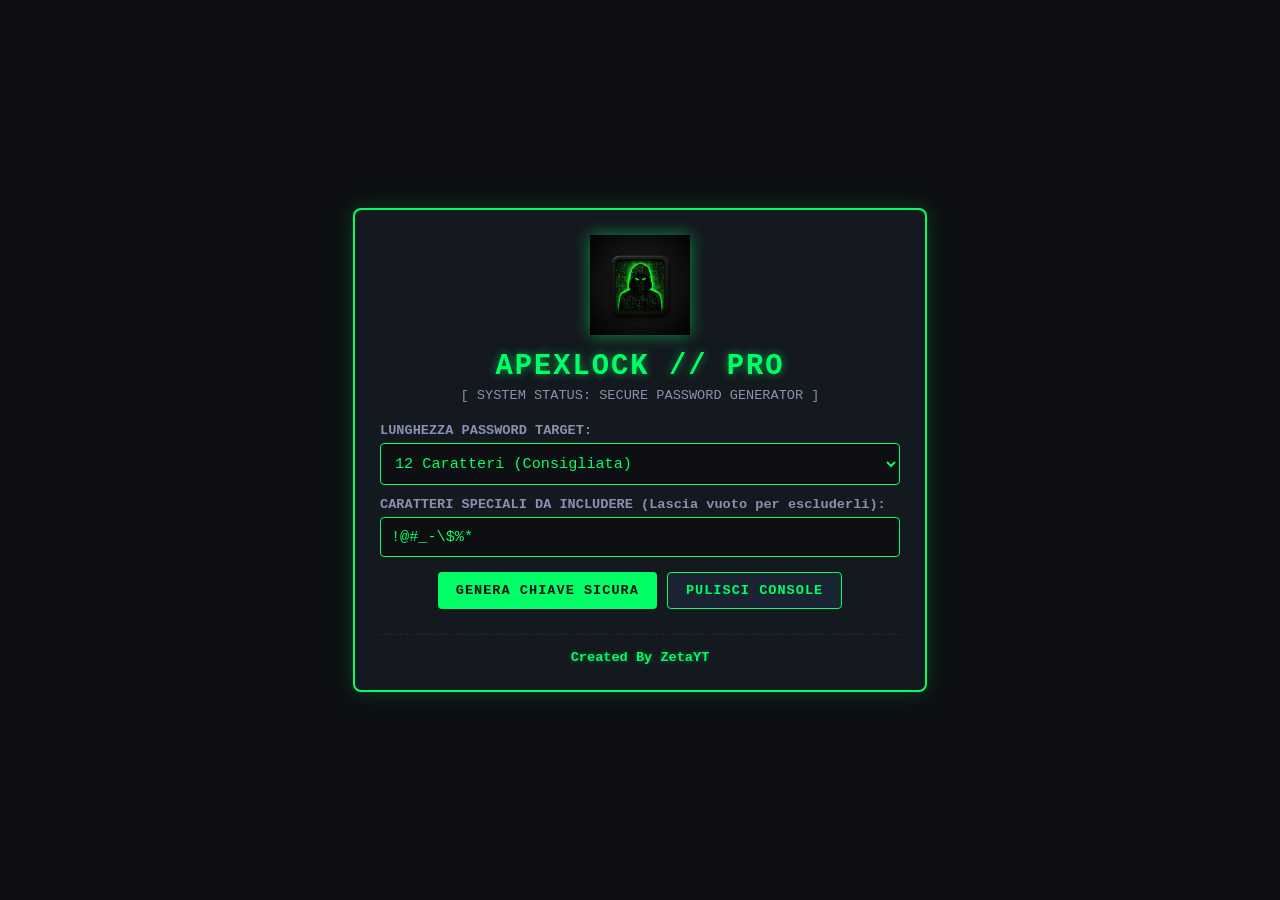
<file: apexlock/index.html>
<!DOCTYPE html>
<html lang="it">
<head>
    <meta charset="UTF-8"><meta name="viewport" content="width=device-width, initial-scale=1.0">
    <title>ApexLock // True Password Generator</title>
    <style>
        body { background-color: #0d0f12; color: #00ff66; font-family: 'Courier New', monospace; display: flex; flex-direction: column; align-items: center; justify-content: center; height: 100vh; margin: 0; overflow: hidden; }
        .container { background-color: #14181f; border: 2px solid #00ff66; box-shadow: 0 0 20px rgba(0,255,102,0.2); padding: 25px; border-radius: 8px; text-align: center; max-width: 520px; width: 90%; }
        .brand-logo { width: 100px; height: auto; margin-bottom: 10px; filter: drop-shadow(0 0 8px rgba(0,255,102,0.5)); }
        h1 { font-size: 1.8rem; margin: 0 0 5px 0; letter-spacing: 2px; text-shadow: 0 0 8px rgba(0,255,102,0.6); }
        .subtitle { color: #8892b0; font-size: 0.85rem; margin-bottom: 20px; }
        .form-group { margin-bottom: 12px; text-align: left; font-size: 0.85rem; }
        label { display: block; margin-bottom: 5px; color: #8892b0; font-weight: bold; }
        input[type="text"], select { background-color: #0d0f12; border: 1px solid #00ff66; color: #00ff66; padding: 10px; font-family: inherit; width: 100%; border-radius: 4px; outline: none; box-sizing: border-box; font-size: 0.95rem; }
        .btn-container { display: flex; gap: 10px; justify-content: center; margin-top: 15px; }
        button { background-color: #00ff66; color: #0d0f12; border: none; padding: 10px 18px; font-family: inherit; font-weight: bold; cursor: pointer; border-radius: 4px; transition: 0.2s; font-size: 0.85rem; letter-spacing: 1px; }
        button:hover { background-color: #ffffff; box-shadow: 0 0 12px #00ff66; }
        button.btn-secondary { background-color: #1a2332; color: #00ff66; border: 1px solid #00ff66; }
        .result-box { margin-top: 20px; padding: 12px; background-color: #0d0f12; border-left: 4px solid #00ff66; text-align: left; display: none; font-size: 0.8rem; line-height: 1.5; }
        .password-display-wrapper { display: flex; gap: 8px; margin-top: 8px; }
        .password-display { font-size: 1.05rem; color: #ffffff; font-weight: bold; background: #1a2332; padding: 8px; border-radius: 4px; text-align: center; border: 1px dashed #00ff66; letter-spacing: 1.5px; word-break: break-all; flex-grow: 1; }
        .btn-copy { background-color: #00ff66; color: #0d0f12; padding: 8px 12px; font-size: 0.8rem; margin-top: 0; }
        .loading { color: #8892b0; font-style: italic; }
        .terminal-footer { margin-top: 25px; font-size: 0.85rem; border-top: 1px dashed #1e293b; padding-top: 15px; }
        .credits-link { color: #00ff66; text-decoration: none; font-weight: bold; text-shadow: 0 0 5px rgba(0,255,102,0.4); transition: 0.2s; }
        .credits-link:hover { color: #ffffff; text-shadow: 0 0 10px #00ff66; }
    </style>
</head>
<body>
<div class="container">
    <img src="logo.png" alt="ApexLock Logo" class="brand-logo">
    <h1>APEXLOCK // PRO</h1><div class="subtitle">[ SYSTEM STATUS: SECURE PASSWORD GENERATOR ]</div>
    <div class="form-group"><label for="passLength">LUNGHEZZA PASSWORD TARGET:</label><select id="passLength"><option value="8">8 Caratteri (Sicurezza Base)</option><option value="12" selected>12 Caratteri (Consigliata)</option><option value="16">16 Caratteri (Alta Sicurezza)</option><option value="20">20 Caratteri (Livello Cloud)</option><option value="24">24 Caratteri (Massima Sicurezza Militare)</option></select></div>
    <div class="form-group"><label for="customSymbols">CARATTERI SPECIALI DA INCLUDERE (Lascia vuoto per escluderli):</label><input type="text" id="customSymbols" value="!@#_-\$%*" placeholder="Solo lettere e numeri"></div>
    <div class="btn-container"><button type="button" onclick="generaPasswordVera()">GENERA CHIAVE SICURA</button><button type="button" class="btn-secondary" onclick="resetForm()">PULISCI CONSOLE</button></div>
    <div class="result-box" id="outputConsole"></div>
    <div class="terminal-footer"><a href="https://linktr.ee/zetayt_" target="_blank" class="credits-link">Created By ZetaYT</a></div>
</div>
<script>
function generaPasswordVera() {
    const lengthSelect = document.getElementById('passLength'); const symbolsInput = document.getElementById('customSymbols'); const outputBox = document.getElementById('outputConsole');
    let lunghezzaTarget = parseInt(lengthSelect.value); let caratteriSpeciali = symbolsInput.value.trim();
    outputBox.style.display = "block"; outputBox.innerHTML = `<span class="loading">> GENERANDO CHIAVE AD ALTA ENTROPIA...</span>`;
    const lettereMinuscole = "abcdefghijklmnopqrstuvwxyz"; const lettereMaiuscole = "ABCDEFGHIJKLMNOPQRSTUVWXYZ"; const numeri = "0123456789";
    let poolTotale = lettereMinuscole + lettereMaiuscole + numeri; if (caratteriSpeciali.length > 0) { poolTotale += caratteriSpeciali; }
    let passwordGenerata = "";
    for (let i = 0; i < lunghezzaTarget; i++) { passwordGenerata += poolTotale.charAt(Math.floor(Math.random() * poolTotale.length)); }
    setTimeout(() => { outputBox.innerHTML = `<strong>ALGORITMO:</strong> RANDOM_ENTROPY_GEN // MASSIMA SICUREZZA<br><strong>LUNGHEZZA EFFETTIVA:</strong> ${lunghezzaTarget} CARATTERI<br><strong>CHIAVE REALE GENERATA:</strong><div class="password-display-wrapper"><div class="password-display" id="finalPass">${passwordGenerata}</div><button type="button" class="btn-copy" id="copyBtn" onclick="copiaPassword()">COPIA</button></div>`; }, 350);
}
function copiaPassword() {
    const passwordTesto = document.getElementById('finalPass').innerText; const btnCopia = document.getElementById('copyBtn');
    if (navigator.clipboard && window.isSecureContext) { navigator.clipboard.writeText(passwordTesto).then(() => { applicaEffettoCopiato(btnCopia); }).catch(() => { eseguiCopiaFallback(passwordTesto, btnCopia); }); }
    else { eseguiCopiaFallback(passwordTesto, btnCopia); }
}
function eseguiCopiaFallback(testo, bottone) {
    const elementoTemporaneo = document.createElement("textarea"); elementoTemporaneo.value = testo; elementoTemporaneo.style.position = "fixed"; document.body.appendChild(elementoTemporaneo); elementoTemporaneo.select();
    try { document.execCommand("copy"); applicaEffettoCopiato(bottone); } catch { alert("Impossibile copiare."); } document.body.removeChild(elementoTemporaneo);
}
function applicaEffettoCopiato(bottone) { bottone.innerText = "COPIATO!"; bottone.style.backgroundColor = "#ffffff"; bottone.style.color = "#0d0f12"; setTimeout(() => { bottone.innerText = "COPIA"; bottone.style.backgroundColor = "#00ff66"; bottone.style.color = "#0d0f12"; }, 1500); }
function resetForm() { document.getElementById('outputConsole').style.display = "none"; document.getElementById('outputConsole').innerHTML = ""; }
</script>
</body>
</html>
</file>
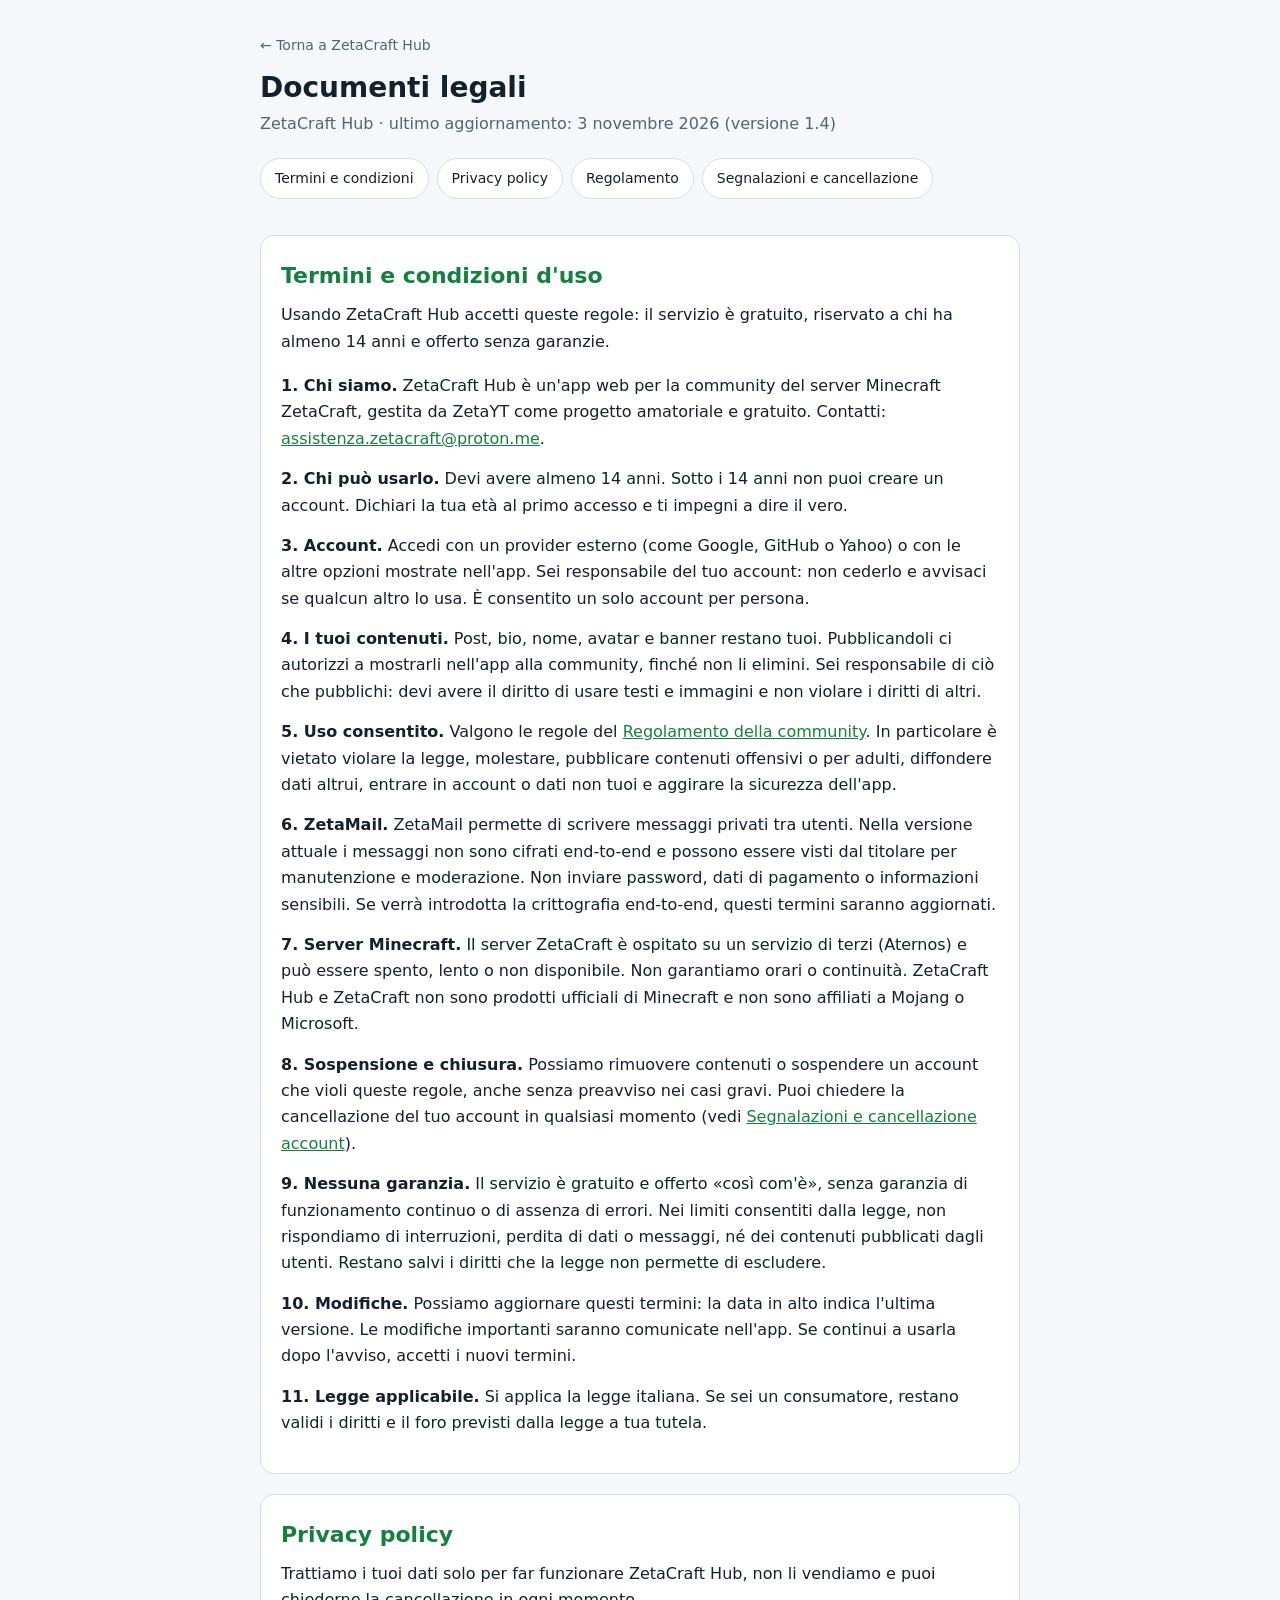
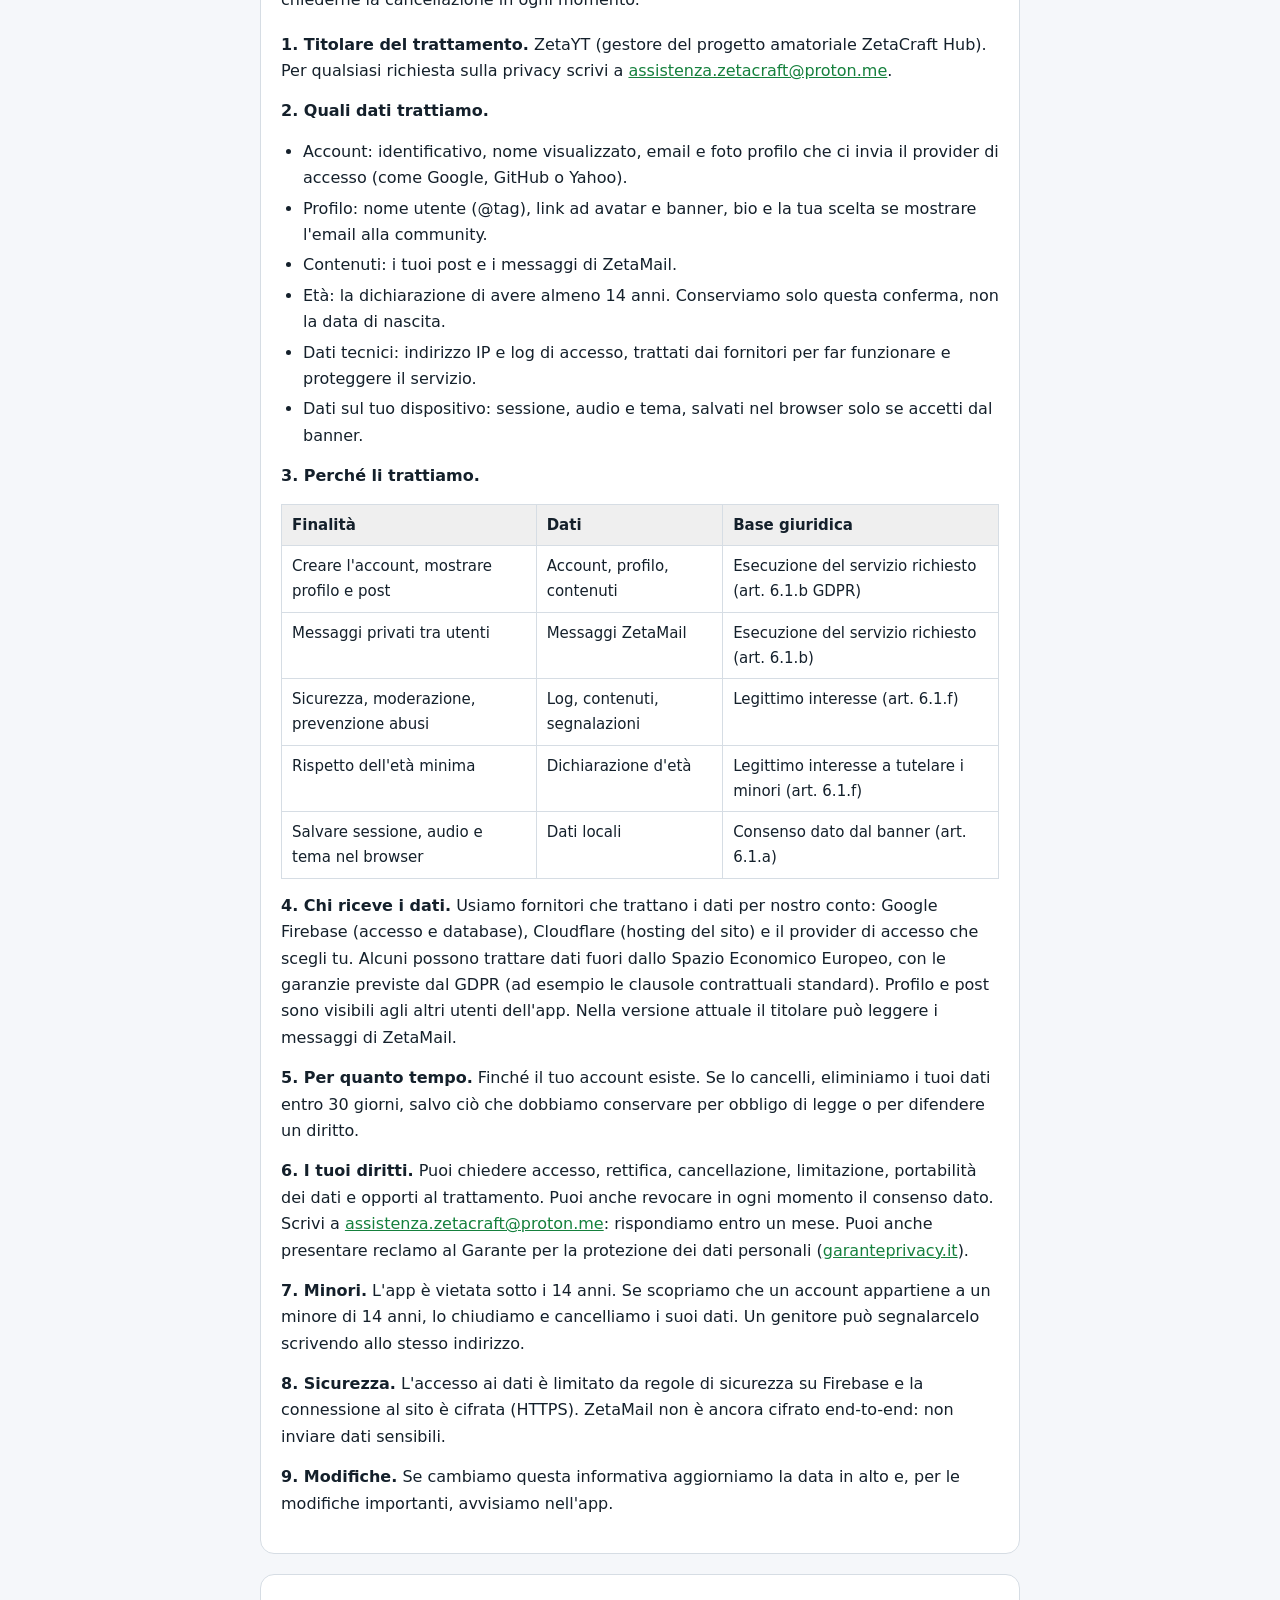
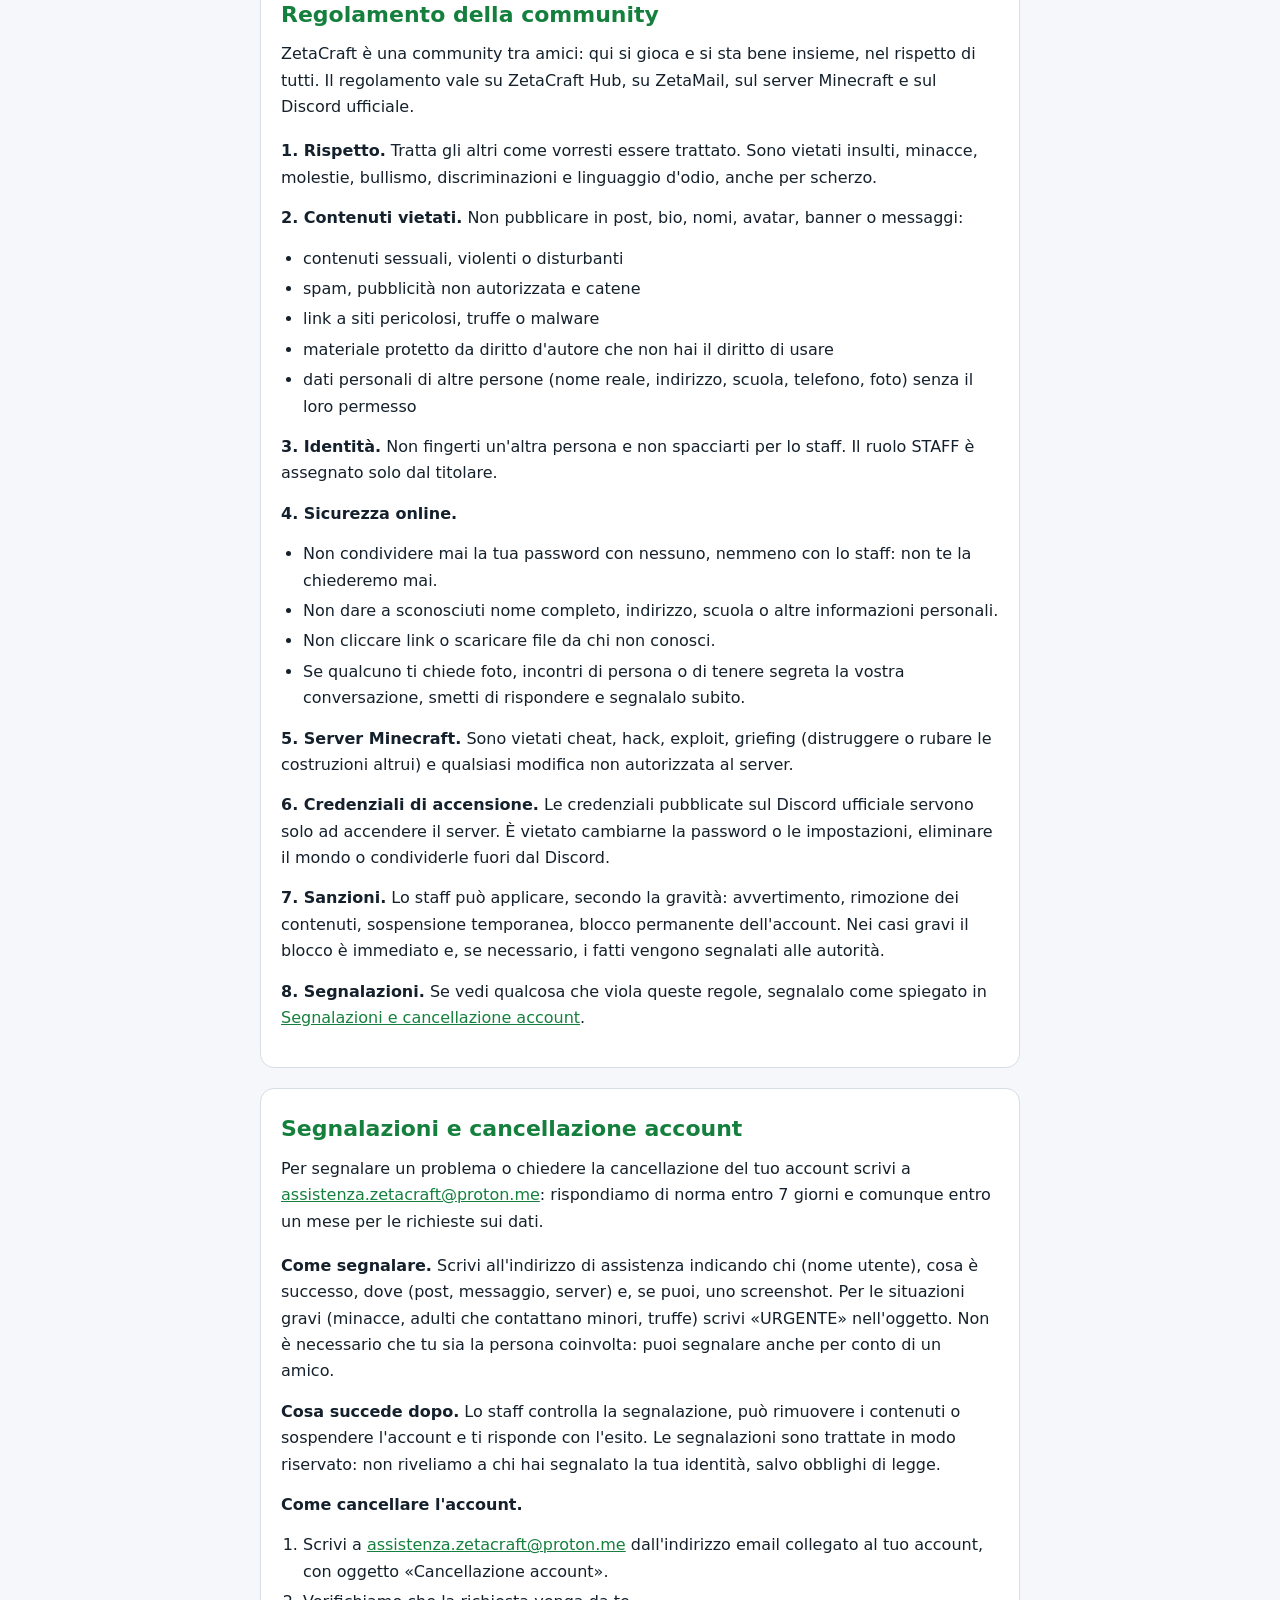
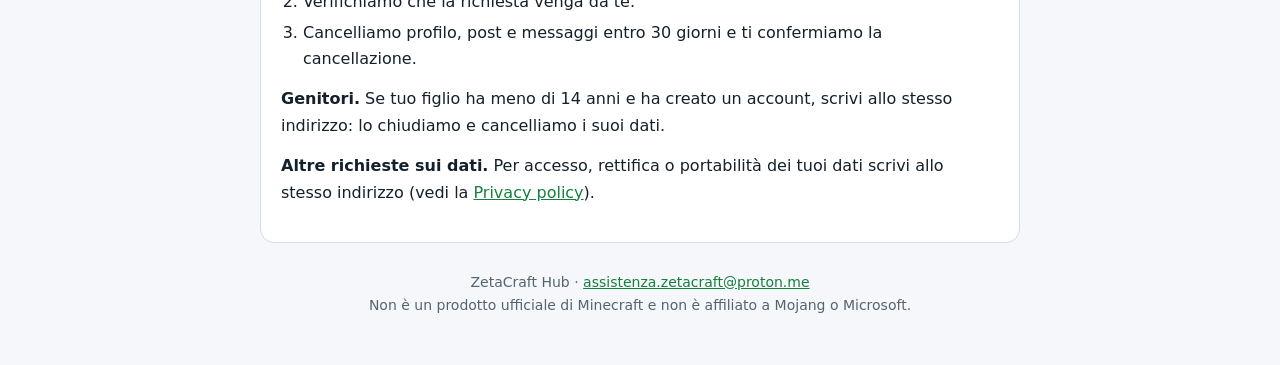
<file: html/documenti-legali.html>
<!doctype html>
<html lang="it">
<head>
<meta charset="utf-8">
<meta name="viewport" content="width=device-width, initial-scale=1">
<title>Documenti legali · ZetaCraft Hub</title>
<meta name="description" content="Termini e condizioni, privacy policy, regolamento della community e procedura di segnalazione di ZetaCraft Hub.">
<style>
  :root {
    --bg: #0f1419;
    --card: #182028;
    --text: #e6edf3;
    --muted: #9aa7b4;
    --accent: #4ade80;
    --line: #2a3541;
  }
  @media (prefers-color-scheme: light) {
    :root {
      --bg: #f5f7fa;
      --card: #ffffff;
      --text: #14202b;
      --muted: #55646f;
      --accent: #15803d;
      --line: #d6dde4;
    }
  }
  * { box-sizing: border-box; }
  html { scroll-behavior: smooth; scroll-padding-top: 16px; }
  body {
    margin: 0;
    background: var(--bg);
    color: var(--text);
    font: 16px/1.65 system-ui, -apple-system, "Segoe UI", Roboto, sans-serif;
    padding: 0 16px 48px;
  }
  .wrap { max-width: 760px; margin: 0 auto; }
  header { padding: 32px 0 8px; }
  header .back { color: var(--muted); font-size: 14px; text-decoration: none; }
  header .back:hover { color: var(--accent); }
  h1 { font-size: 28px; line-height: 1.25; margin: 12px 0 6px; }
  .sub { color: var(--muted); margin: 0 0 20px; }
  nav {
    display: flex; flex-wrap: wrap; gap: 8px;
    margin: 0 0 28px;
  }
  nav a {
    background: var(--card);
    border: 1px solid var(--line);
    color: var(--text);
    text-decoration: none;
    padding: 8px 14px;
    border-radius: 999px;
    font-size: 14px;
  }
  nav a:hover { border-color: var(--accent); color: var(--accent); }
  section {
    background: var(--card);
    border: 1px solid var(--line);
    border-radius: 14px;
    padding: 22px 20px;
    margin: 0 0 20px;
  }
  h2 { font-size: 22px; margin: 0 0 8px; color: var(--accent); }
  .lead { margin: 0 0 18px; font-weight: 500; }
  p { margin: 0 0 14px; }
  ul, ol { margin: 0 0 14px; padding-left: 22px; }
  li { margin: 4px 0; }
  a { color: var(--accent); }
  .tablewrap { overflow-x: auto; margin: 0 0 14px; }
  table { border-collapse: collapse; width: 100%; min-width: 520px; font-size: 15px; }
  th, td { text-align: left; border: 1px solid var(--line); padding: 8px 10px; vertical-align: top; }
  th { background: rgba(127,127,127,.12); }
  footer { color: var(--muted); font-size: 14px; text-align: center; padding-top: 8px; }
</style>
</head>
<body>
<div class="wrap">

<header>
  <a class="back" href="https://zetacraft-hub.zetayt.workers.dev">&larr; Torna a ZetaCraft Hub</a>
  <h1>Documenti legali</h1>
  <p class="sub">ZetaCraft Hub &middot; ultimo aggiornamento: 3 novembre 2026 (versione 1.4)</p>
  <nav aria-label="Indice dei documenti">
    <a href="#termini">Termini e condizioni</a>
    <a href="#privacy">Privacy policy</a>
    <a href="#regolamento">Regolamento</a>
    <a href="#segnalazioni">Segnalazioni e cancellazione</a>
  </nav>
</header>

<main>

<section id="termini">
  <h2>Termini e condizioni d'uso</h2>
  <p class="lead">Usando ZetaCraft Hub accetti queste regole: il servizio &egrave; gratuito, riservato a chi ha almeno 14 anni e offerto senza garanzie.</p>

  <p><strong>1. Chi siamo.</strong> ZetaCraft Hub &egrave; un'app web per la community del server Minecraft ZetaCraft, gestita da ZetaYT come progetto amatoriale e gratuito. Contatti: <a href="mailto:assistenza.zetacraft@proton.me">assistenza.zetacraft@proton.me</a>.</p>

  <p><strong>2. Chi pu&ograve; usarlo.</strong> Devi avere almeno 14 anni. Sotto i 14 anni non puoi creare un account. Dichiari la tua et&agrave; al primo accesso e ti impegni a dire il vero.</p>

  <p><strong>3. Account.</strong> Accedi con un provider esterno (come Google, GitHub o Yahoo) o con le altre opzioni mostrate nell'app. Sei responsabile del tuo account: non cederlo e avvisaci se qualcun altro lo usa. &Egrave; consentito un solo account per persona.</p>

  <p><strong>4. I tuoi contenuti.</strong> Post, bio, nome, avatar e banner restano tuoi. Pubblicandoli ci autorizzi a mostrarli nell'app alla community, finch&eacute; non li elimini. Sei responsabile di ci&ograve; che pubblichi: devi avere il diritto di usare testi e immagini e non violare i diritti di altri.</p>

  <p><strong>5. Uso consentito.</strong> Valgono le regole del <a href="#regolamento">Regolamento della community</a>. In particolare &egrave; vietato violare la legge, molestare, pubblicare contenuti offensivi o per adulti, diffondere dati altrui, entrare in account o dati non tuoi e aggirare la sicurezza dell'app.</p>

  <p><strong>6. ZetaMail.</strong> ZetaMail permette di scrivere messaggi privati tra utenti. Nella versione attuale i messaggi non sono cifrati end-to-end e possono essere visti dal titolare per manutenzione e moderazione. Non inviare password, dati di pagamento o informazioni sensibili. Se verr&agrave; introdotta la crittografia end-to-end, questi termini saranno aggiornati.</p>

  <p><strong>7. Server Minecraft.</strong> Il server ZetaCraft &egrave; ospitato su un servizio di terzi (Aternos) e pu&ograve; essere spento, lento o non disponibile. Non garantiamo orari o continuit&agrave;. ZetaCraft Hub e ZetaCraft non sono prodotti ufficiali di Minecraft e non sono affiliati a Mojang o Microsoft.</p>

  <p><strong>8. Sospensione e chiusura.</strong> Possiamo rimuovere contenuti o sospendere un account che violi queste regole, anche senza preavviso nei casi gravi. Puoi chiedere la cancellazione del tuo account in qualsiasi momento (vedi <a href="#segnalazioni">Segnalazioni e cancellazione account</a>).</p>

  <p><strong>9. Nessuna garanzia.</strong> Il servizio &egrave; gratuito e offerto &laquo;cos&igrave; com'&egrave;&raquo;, senza garanzia di funzionamento continuo o di assenza di errori. Nei limiti consentiti dalla legge, non rispondiamo di interruzioni, perdita di dati o messaggi, n&eacute; dei contenuti pubblicati dagli utenti. Restano salvi i diritti che la legge non permette di escludere.</p>

  <p><strong>10. Modifiche.</strong> Possiamo aggiornare questi termini: la data in alto indica l'ultima versione. Le modifiche importanti saranno comunicate nell'app. Se continui a usarla dopo l'avviso, accetti i nuovi termini.</p>

  <p><strong>11. Legge applicabile.</strong> Si applica la legge italiana. Se sei un consumatore, restano validi i diritti e il foro previsti dalla legge a tua tutela.</p>
</section>

<section id="privacy">
  <h2>Privacy policy</h2>
  <p class="lead">Trattiamo i tuoi dati solo per far funzionare ZetaCraft Hub, non li vendiamo e puoi chiederne la cancellazione in ogni momento.</p>

  <p><strong>1. Titolare del trattamento.</strong> ZetaYT (gestore del progetto amatoriale ZetaCraft Hub). Per qualsiasi richiesta sulla privacy scrivi a <a href="mailto:assistenza.zetacraft@proton.me">assistenza.zetacraft@proton.me</a>.</p>

  <p><strong>2. Quali dati trattiamo.</strong></p>
  <ul>
    <li>Account: identificativo, nome visualizzato, email e foto profilo che ci invia il provider di accesso (come Google, GitHub o Yahoo).</li>
    <li>Profilo: nome utente (@tag), link ad avatar e banner, bio e la tua scelta se mostrare l'email alla community.</li>
    <li>Contenuti: i tuoi post e i messaggi di ZetaMail.</li>
    <li>Et&agrave;: la dichiarazione di avere almeno 14 anni. Conserviamo solo questa conferma, non la data di nascita.</li>
    <li>Dati tecnici: indirizzo IP e log di accesso, trattati dai fornitori per far funzionare e proteggere il servizio.</li>
    <li>Dati sul tuo dispositivo: sessione, audio e tema, salvati nel browser solo se accetti dal banner.</li>
  </ul>

  <p><strong>3. Perch&eacute; li trattiamo.</strong></p>
  <div class="tablewrap">
    <table>
      <thead>
        <tr><th>Finalit&agrave;</th><th>Dati</th><th>Base giuridica</th></tr>
      </thead>
      <tbody>
        <tr><td>Creare l'account, mostrare profilo e post</td><td>Account, profilo, contenuti</td><td>Esecuzione del servizio richiesto (art. 6.1.b GDPR)</td></tr>
        <tr><td>Messaggi privati tra utenti</td><td>Messaggi ZetaMail</td><td>Esecuzione del servizio richiesto (art. 6.1.b)</td></tr>
        <tr><td>Sicurezza, moderazione, prevenzione abusi</td><td>Log, contenuti, segnalazioni</td><td>Legittimo interesse (art. 6.1.f)</td></tr>
        <tr><td>Rispetto dell'et&agrave; minima</td><td>Dichiarazione d'et&agrave;</td><td>Legittimo interesse a tutelare i minori (art. 6.1.f)</td></tr>
        <tr><td>Salvare sessione, audio e tema nel browser</td><td>Dati locali</td><td>Consenso dato dal banner (art. 6.1.a)</td></tr>
      </tbody>
    </table>
  </div>

  <p><strong>4. Chi riceve i dati.</strong> Usiamo fornitori che trattano i dati per nostro conto: Google Firebase (accesso e database), Cloudflare (hosting del sito) e il provider di accesso che scegli tu. Alcuni possono trattare dati fuori dallo Spazio Economico Europeo, con le garanzie previste dal GDPR (ad esempio le clausole contrattuali standard). Profilo e post sono visibili agli altri utenti dell'app. Nella versione attuale il titolare pu&ograve; leggere i messaggi di ZetaMail.</p>

  <p><strong>5. Per quanto tempo.</strong> Finch&eacute; il tuo account esiste. Se lo cancelli, eliminiamo i tuoi dati entro 30 giorni, salvo ci&ograve; che dobbiamo conservare per obbligo di legge o per difendere un diritto.</p>

  <p><strong>6. I tuoi diritti.</strong> Puoi chiedere accesso, rettifica, cancellazione, limitazione, portabilit&agrave; dei dati e opporti al trattamento. Puoi anche revocare in ogni momento il consenso dato. Scrivi a <a href="mailto:assistenza.zetacraft@proton.me">assistenza.zetacraft@proton.me</a>: rispondiamo entro un mese. Puoi anche presentare reclamo al Garante per la protezione dei dati personali (<a href="https://www.garanteprivacy.it" rel="noopener" target="_blank">garanteprivacy.it</a>).</p>

  <p><strong>7. Minori.</strong> L'app &egrave; vietata sotto i 14 anni. Se scopriamo che un account appartiene a un minore di 14 anni, lo chiudiamo e cancelliamo i suoi dati. Un genitore pu&ograve; segnalarcelo scrivendo allo stesso indirizzo.</p>

  <p><strong>8. Sicurezza.</strong> L'accesso ai dati &egrave; limitato da regole di sicurezza su Firebase e la connessione al sito &egrave; cifrata (HTTPS). ZetaMail non &egrave; ancora cifrato end-to-end: non inviare dati sensibili.</p>

  <p><strong>9. Modifiche.</strong> Se cambiamo questa informativa aggiorniamo la data in alto e, per le modifiche importanti, avvisiamo nell'app.</p>
</section>

<section id="regolamento">
  <h2>Regolamento della community</h2>
  <p class="lead">ZetaCraft &egrave; una community tra amici: qui si gioca e si sta bene insieme, nel rispetto di tutti. Il regolamento vale su ZetaCraft Hub, su ZetaMail, sul server Minecraft e sul Discord ufficiale.</p>

  <p><strong>1. Rispetto.</strong> Tratta gli altri come vorresti essere trattato. Sono vietati insulti, minacce, molestie, bullismo, discriminazioni e linguaggio d'odio, anche per scherzo.</p>

  <p><strong>2. Contenuti vietati.</strong> Non pubblicare in post, bio, nomi, avatar, banner o messaggi:</p>
  <ul>
    <li>contenuti sessuali, violenti o disturbanti</li>
    <li>spam, pubblicit&agrave; non autorizzata e catene</li>
    <li>link a siti pericolosi, truffe o malware</li>
    <li>materiale protetto da diritto d'autore che non hai il diritto di usare</li>
    <li>dati personali di altre persone (nome reale, indirizzo, scuola, telefono, foto) senza il loro permesso</li>
  </ul>

  <p><strong>3. Identit&agrave;.</strong> Non fingerti un'altra persona e non spacciarti per lo staff. Il ruolo STAFF &egrave; assegnato solo dal titolare.</p>

  <p><strong>4. Sicurezza online.</strong></p>
  <ul>
    <li>Non condividere mai la tua password con nessuno, nemmeno con lo staff: non te la chiederemo mai.</li>
    <li>Non dare a sconosciuti nome completo, indirizzo, scuola o altre informazioni personali.</li>
    <li>Non cliccare link o scaricare file da chi non conosci.</li>
    <li>Se qualcuno ti chiede foto, incontri di persona o di tenere segreta la vostra conversazione, smetti di rispondere e segnalalo subito.</li>
  </ul>

  <p><strong>5. Server Minecraft.</strong> Sono vietati cheat, hack, exploit, griefing (distruggere o rubare le costruzioni altrui) e qualsiasi modifica non autorizzata al server.</p>

  <p><strong>6. Credenziali di accensione.</strong> Le credenziali pubblicate sul Discord ufficiale servono solo ad accendere il server. &Egrave; vietato cambiarne la password o le impostazioni, eliminare il mondo o condividerle fuori dal Discord.</p>

  <p><strong>7. Sanzioni.</strong> Lo staff pu&ograve; applicare, secondo la gravit&agrave;: avvertimento, rimozione dei contenuti, sospensione temporanea, blocco permanente dell'account. Nei casi gravi il blocco &egrave; immediato e, se necessario, i fatti vengono segnalati alle autorit&agrave;.</p>

  <p><strong>8. Segnalazioni.</strong> Se vedi qualcosa che viola queste regole, segnalalo come spiegato in <a href="#segnalazioni">Segnalazioni e cancellazione account</a>.</p>
</section>

<section id="segnalazioni">
  <h2>Segnalazioni e cancellazione account</h2>
  <p class="lead">Per segnalare un problema o chiedere la cancellazione del tuo account scrivi a <a href="mailto:assistenza.zetacraft@proton.me">assistenza.zetacraft@proton.me</a>: rispondiamo di norma entro 7 giorni e comunque entro un mese per le richieste sui dati.</p>

  <p><strong>Come segnalare.</strong> Scrivi all'indirizzo di assistenza indicando chi (nome utente), cosa &egrave; successo, dove (post, messaggio, server) e, se puoi, uno screenshot. Per le situazioni gravi (minacce, adulti che contattano minori, truffe) scrivi &laquo;URGENTE&raquo; nell'oggetto. Non &egrave; necessario che tu sia la persona coinvolta: puoi segnalare anche per conto di un amico.</p>

  <p><strong>Cosa succede dopo.</strong> Lo staff controlla la segnalazione, pu&ograve; rimuovere i contenuti o sospendere l'account e ti risponde con l'esito. Le segnalazioni sono trattate in modo riservato: non riveliamo a chi hai segnalato la tua identit&agrave;, salvo obblighi di legge.</p>

  <p><strong>Come cancellare l'account.</strong></p>
  <ol>
    <li>Scrivi a <a href="mailto:assistenza.zetacraft@proton.me?subject=Cancellazione%20account">assistenza.zetacraft@proton.me</a> dall'indirizzo email collegato al tuo account, con oggetto &laquo;Cancellazione account&raquo;.</li>
    <li>Verifichiamo che la richiesta venga da te.</li>
    <li>Cancelliamo profilo, post e messaggi entro 30 giorni e ti confermiamo la cancellazione.</li>
  </ol>

  <p><strong>Genitori.</strong> Se tuo figlio ha meno di 14 anni e ha creato un account, scrivi allo stesso indirizzo: lo chiudiamo e cancelliamo i suoi dati.</p>

  <p><strong>Altre richieste sui dati.</strong> Per accesso, rettifica o portabilit&agrave; dei tuoi dati scrivi allo stesso indirizzo (vedi la <a href="#privacy">Privacy policy</a>).</p>
</section>

</main>

<footer>
  ZetaCraft Hub &middot; <a href="mailto:assistenza.zetacraft@proton.me">assistenza.zetacraft@proton.me</a><br>
  Non &egrave; un prodotto ufficiale di Minecraft e non &egrave; affiliato a Mojang o Microsoft.
</footer>

</div>
</body>
</html>
</file>
